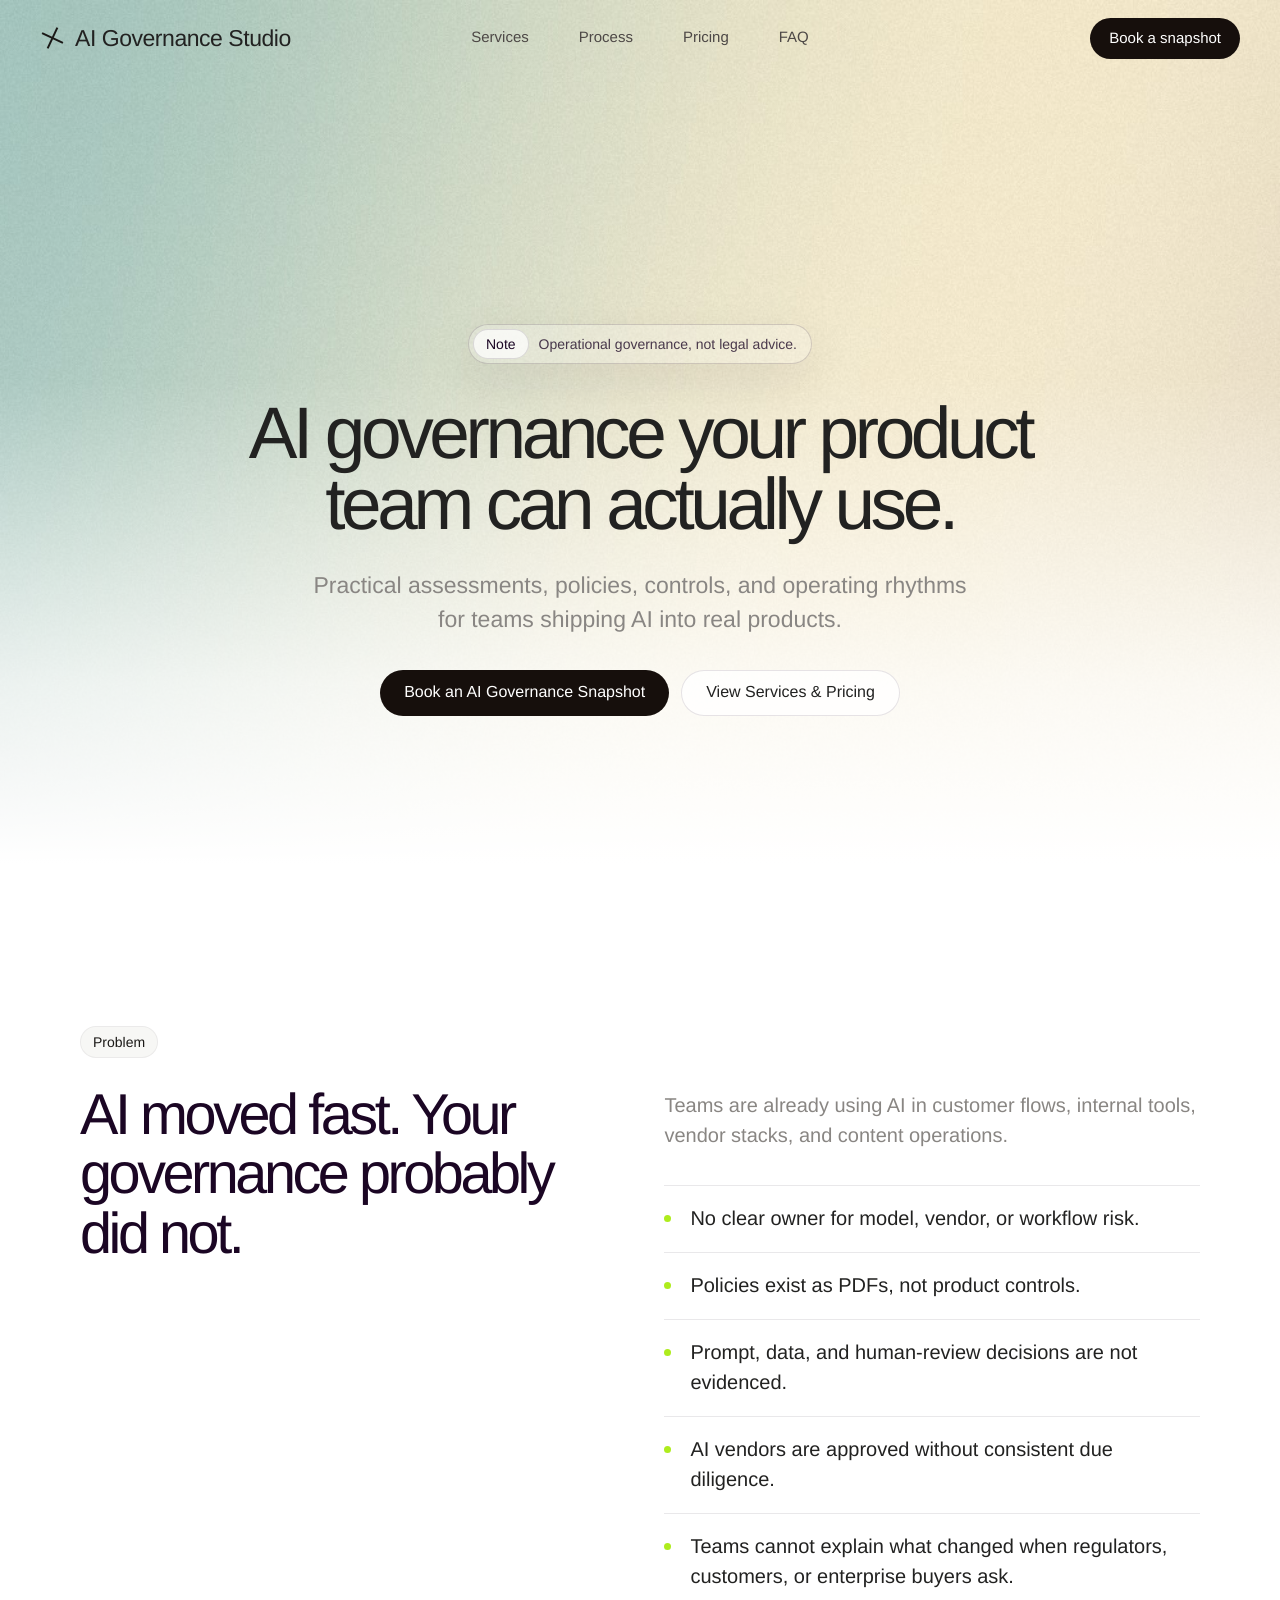
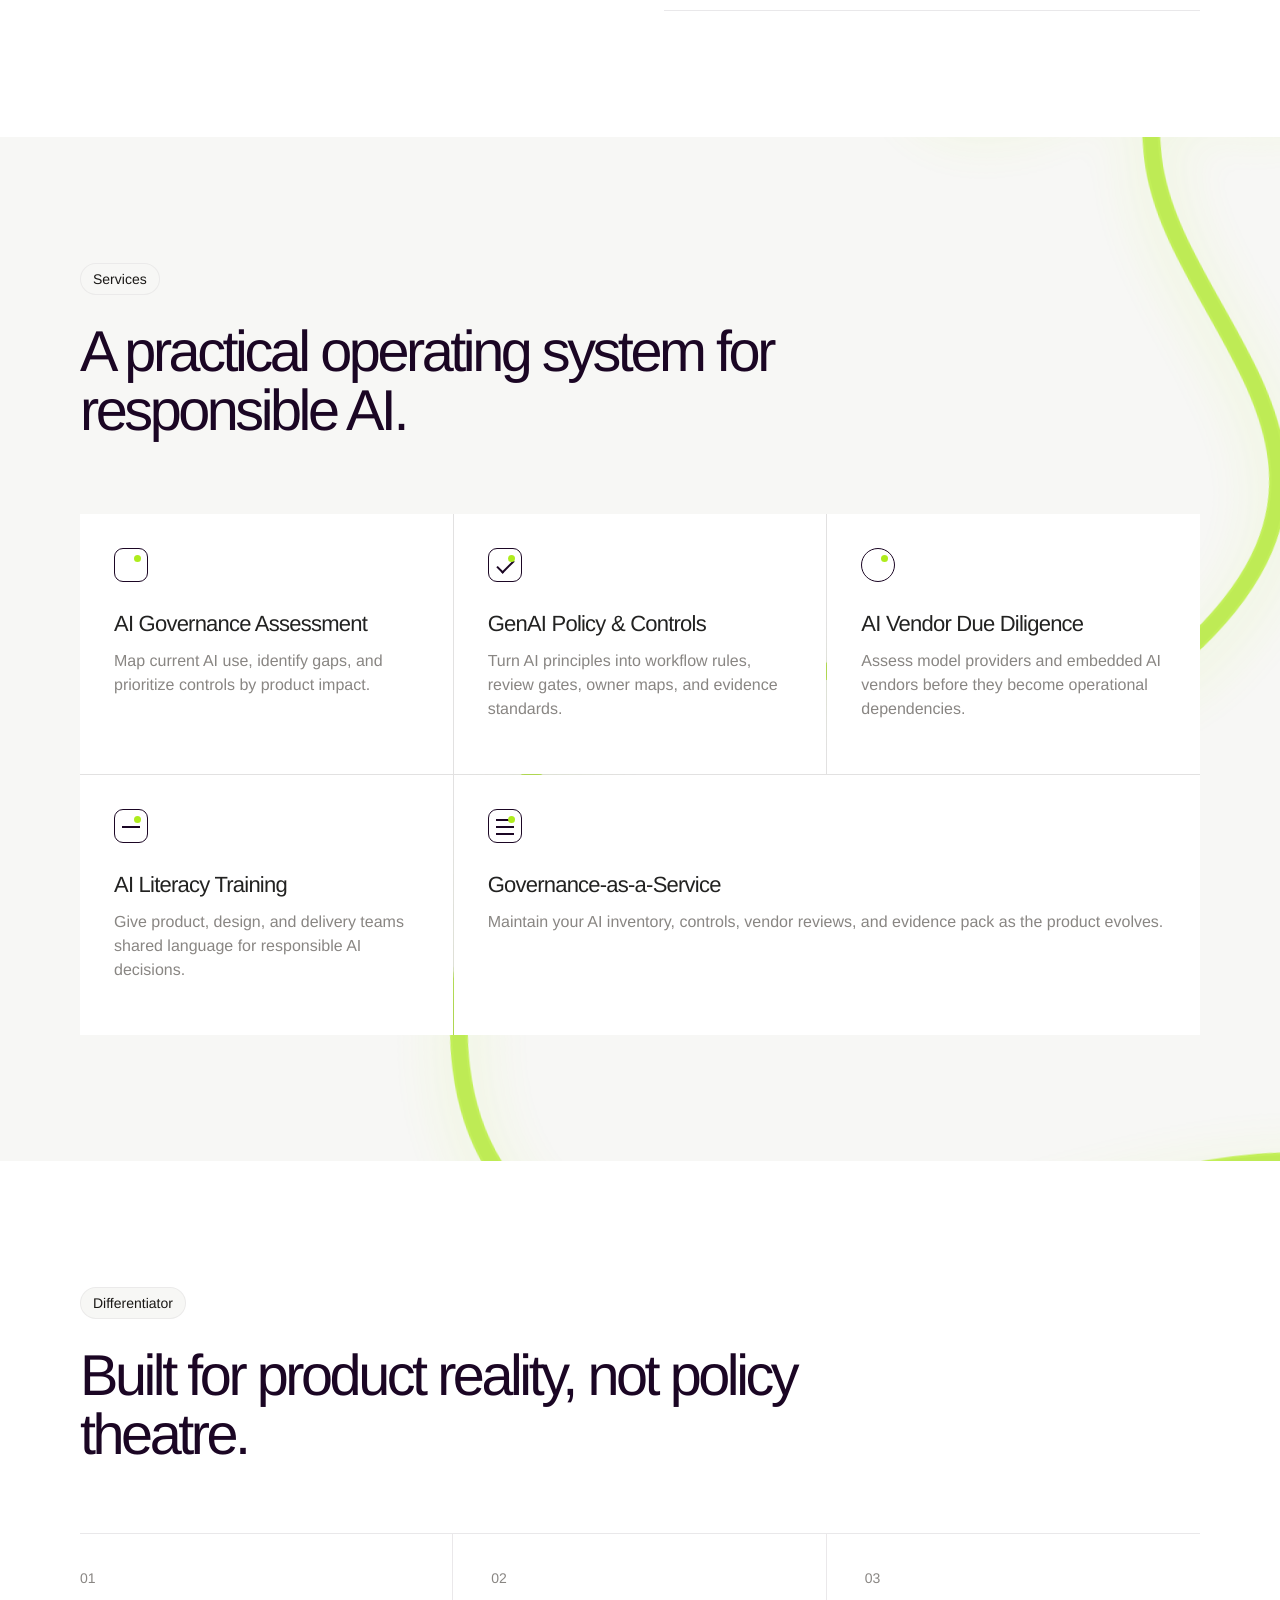
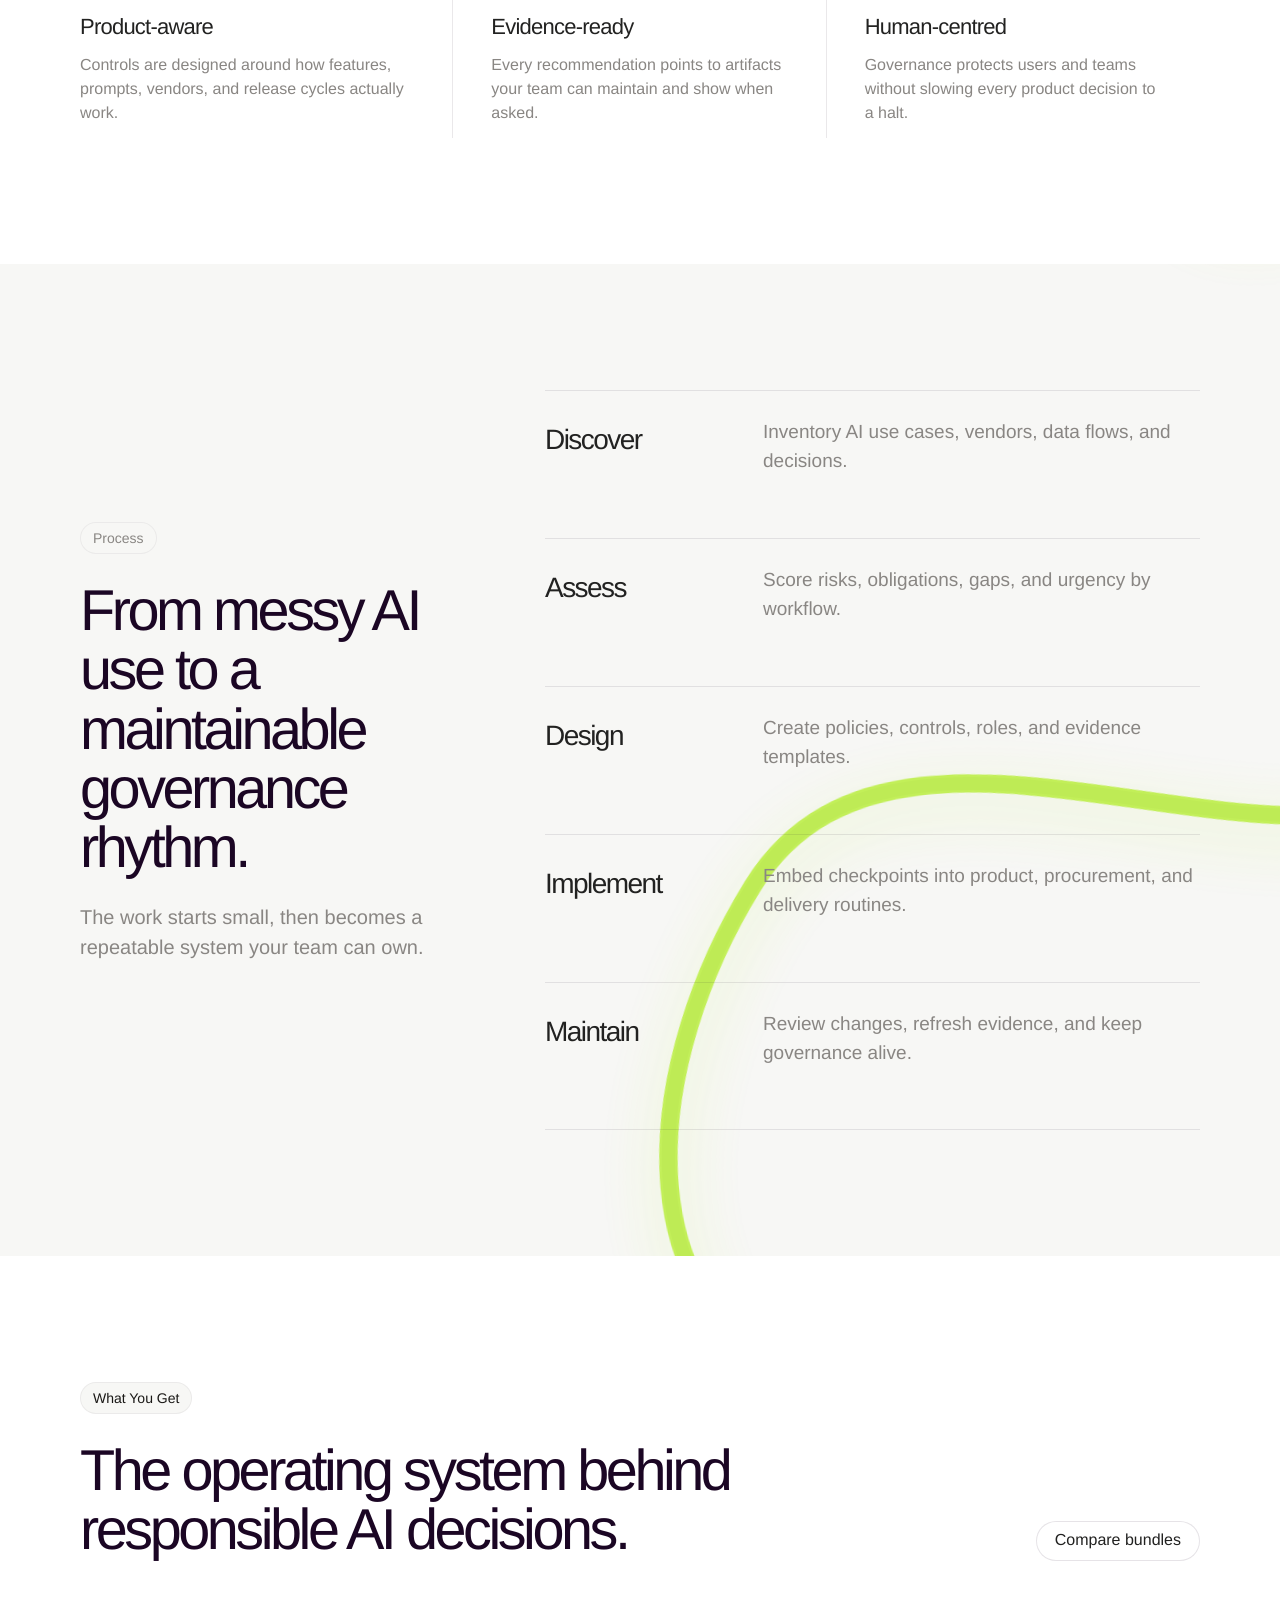
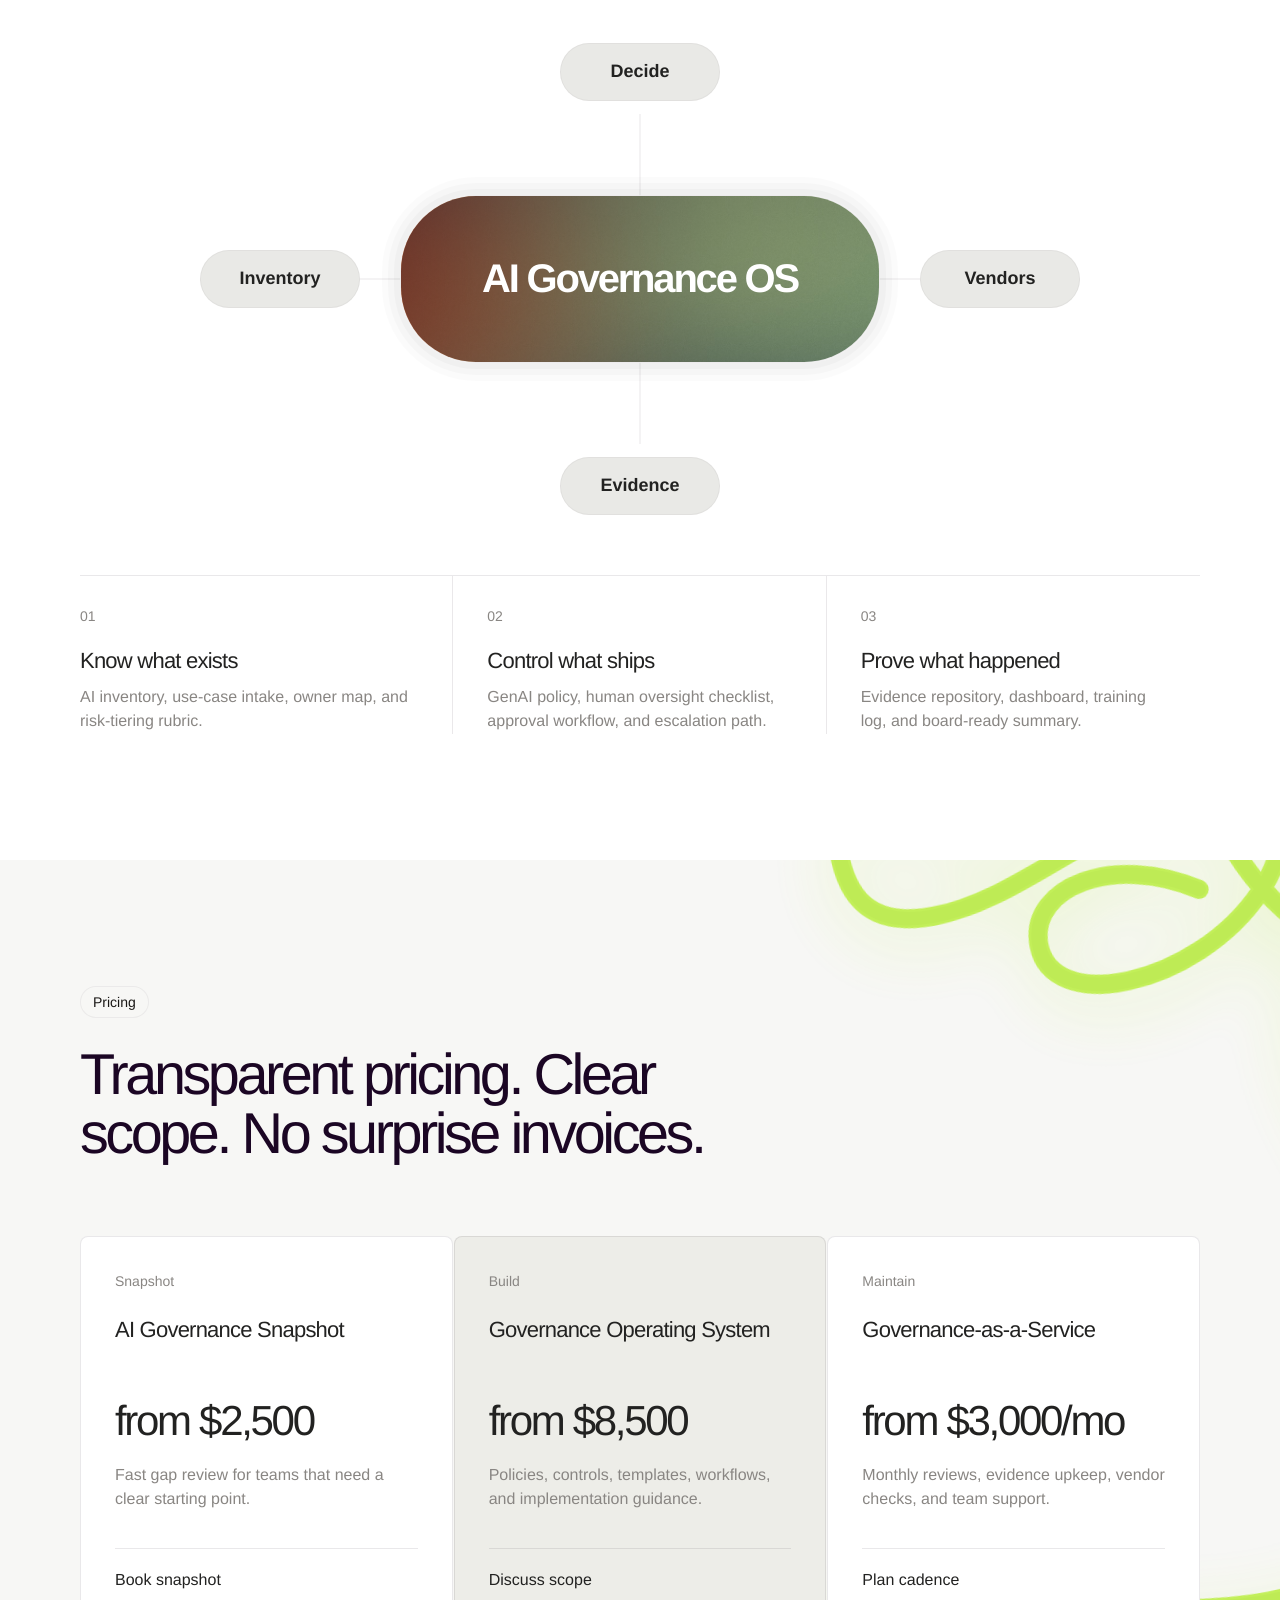
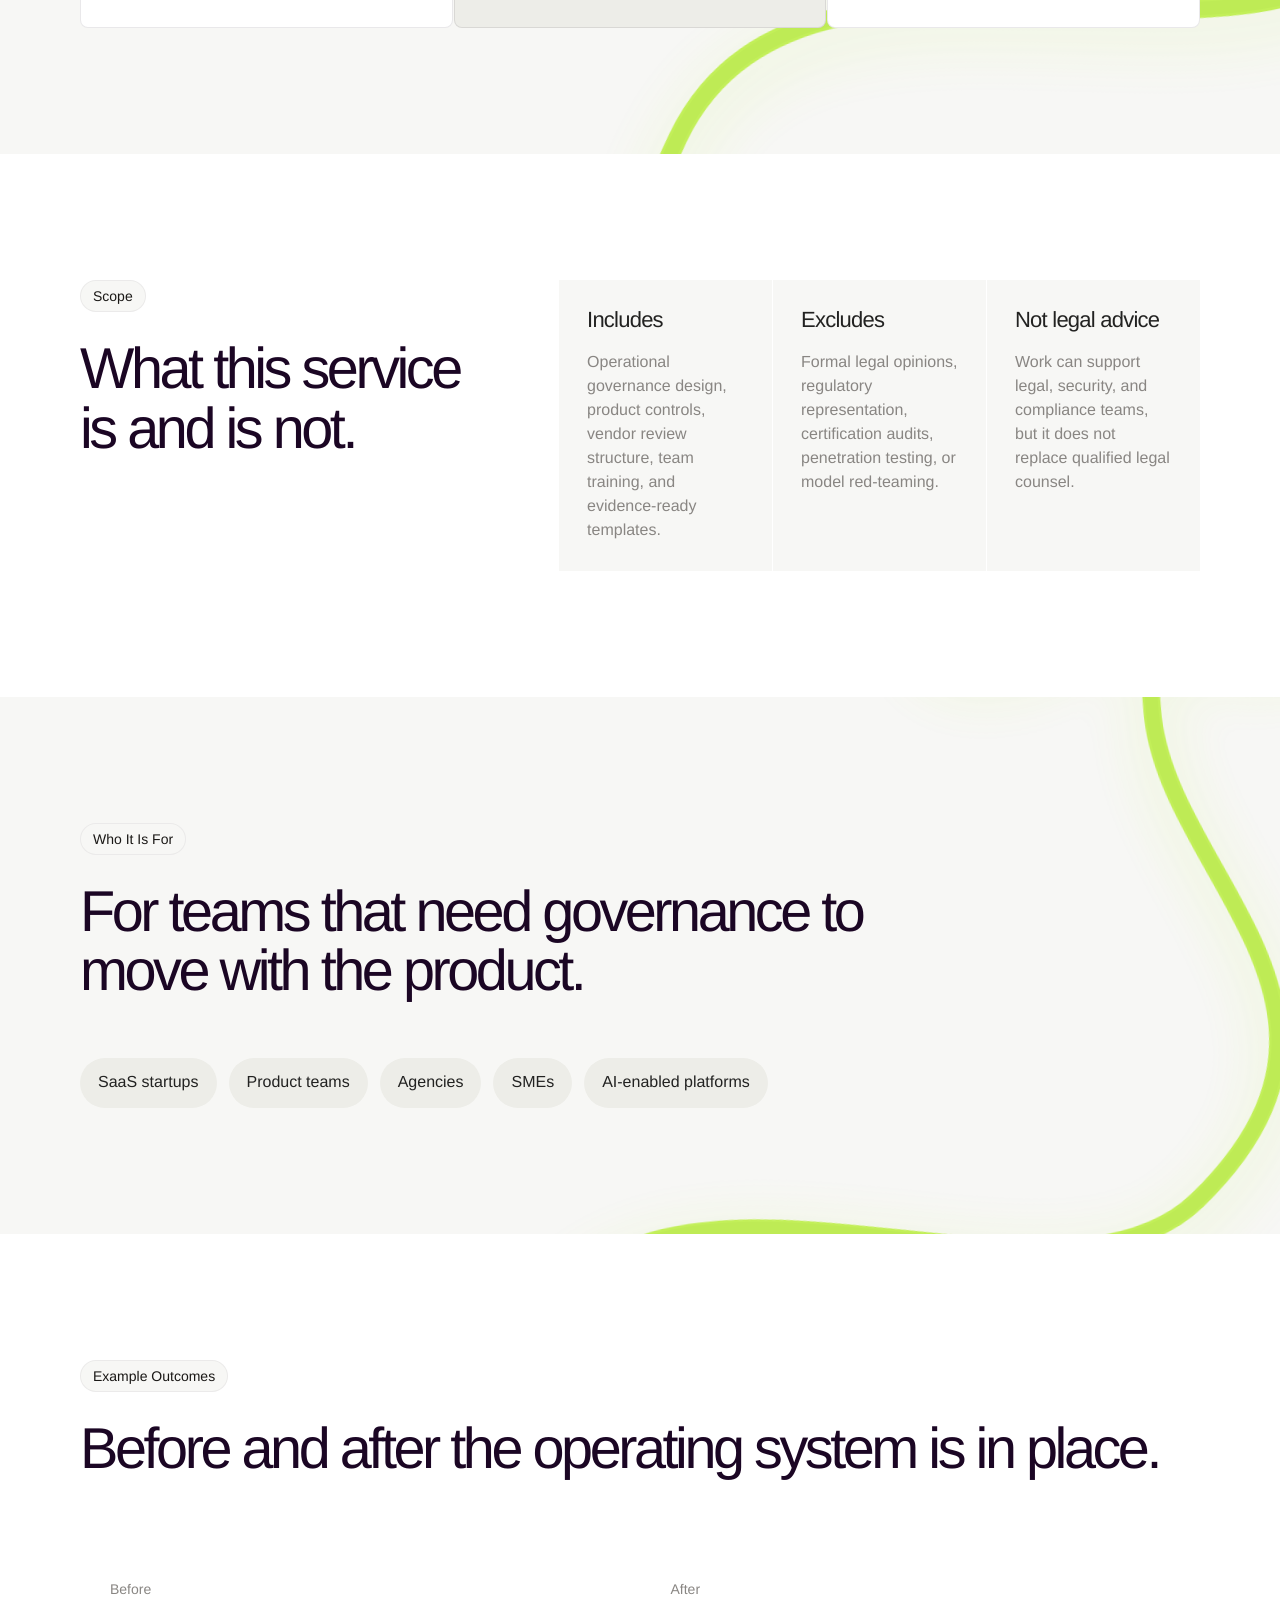
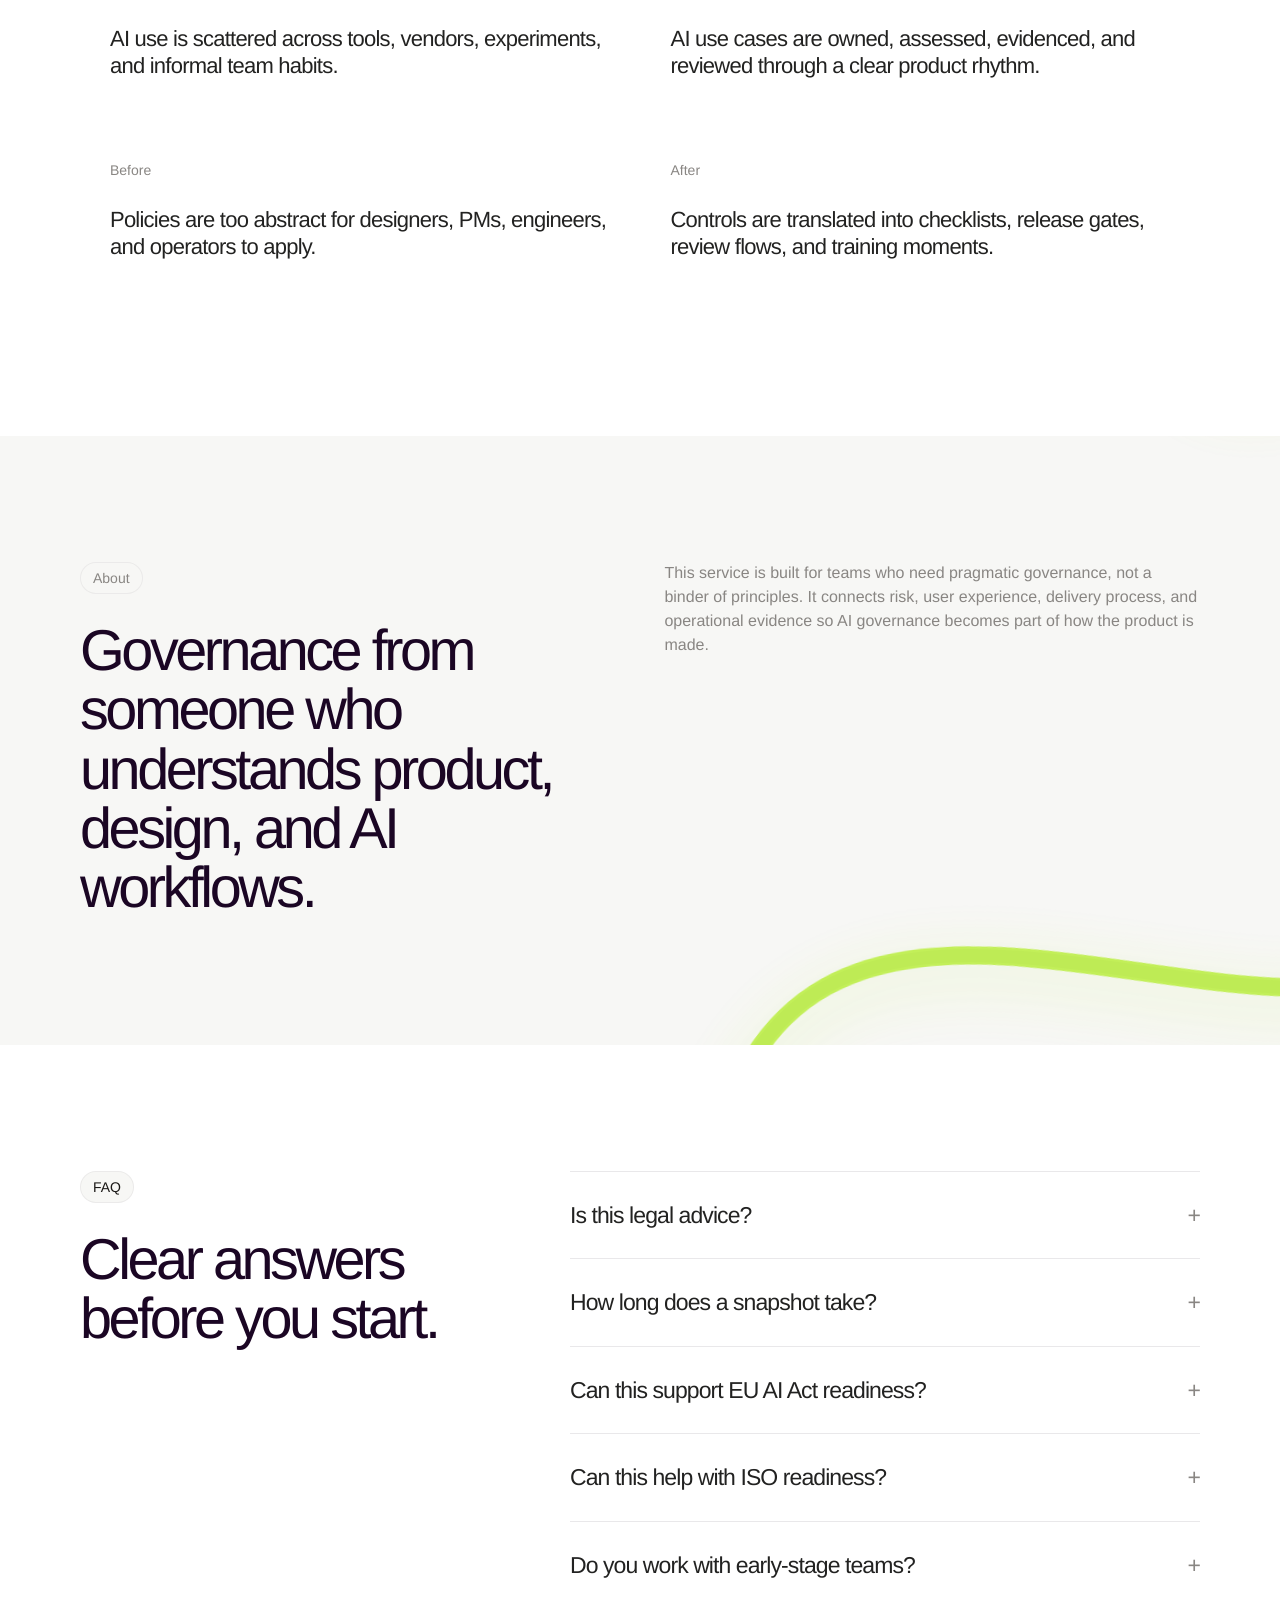
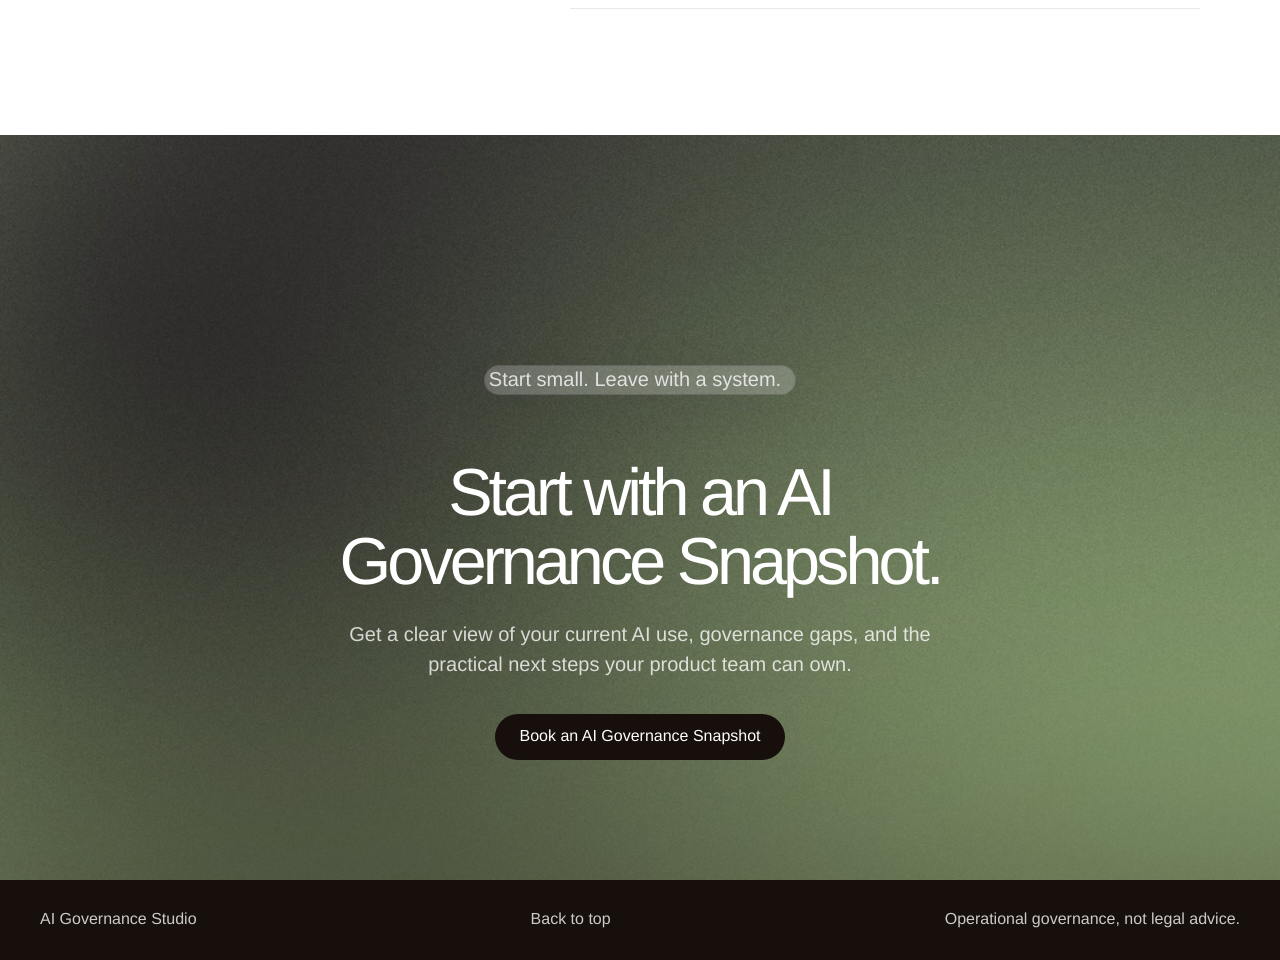
<file: index.html>
<!doctype html>
<html lang="en">
  <head>
    <meta charset="UTF-8" />
    <meta name="viewport" content="width=device-width, initial-scale=1.0" />
    <title>AI Governance Studio</title>
    <meta
      name="description"
      content="Operational AI governance for product teams, startups, agencies, and AI-enabled platforms."
    />
    <link rel="stylesheet" href="styles.css" />
  </head>
  <body>
    <header class="site-header" aria-label="Primary navigation">
      <a class="brand" href="#top" aria-label="AI Governance Studio home">
        <span class="brand-mark" aria-hidden="true"></span>
        <span>AI Governance Studio</span>
      </a>
      <nav class="desktop-nav" aria-label="Sections">
        <a href="#services">Services</a>
        <a href="#process">Process</a>
        <a href="#pricing">Pricing</a>
        <a href="#faq">FAQ</a>
      </nav>
      <a class="nav-cta" href="contact.html">Book a snapshot</a>
      <button class="menu-button" type="button" aria-label="Open menu">
        <span></span>
        <span></span>
      </button>
    </header>

    <main id="top">
      <section class="hero" aria-labelledby="hero-title">
        <div class="hero-image" aria-hidden="true"></div>
        <div class="hero-fade" aria-hidden="true"></div>
        <div class="hero-content reveal">
          <p class="announcement">
            <span class="announcement-label">Note</span>
            <span>Operational governance, not legal advice.</span>
          </p>
          <h1 id="hero-title">AI governance your product team can actually use.</h1>
          <p class="hero-copy">
            Practical assessments, policies, controls, and operating rhythms for teams shipping AI into real products.
          </p>
          <div class="hero-actions" aria-label="Primary actions">
            <a class="button primary" href="contact.html">Book an AI Governance Snapshot</a>
            <a class="button secondary" href="#services">View Services & Pricing</a>
          </div>
        </div>
      </section>

      <section class="section problem reveal" aria-labelledby="problem-title">
        <div class="section-inner two-column">
          <div>
            <p class="eyebrow">Problem</p>
            <h2 id="problem-title">AI moved fast. Your governance probably did not.</h2>
          </div>
          <div class="risk-list">
            <p>Teams are already using AI in customer flows, internal tools, vendor stacks, and content operations.</p>
            <ul>
              <li>No clear owner for model, vendor, or workflow risk.</li>
              <li>Policies exist as PDFs, not product controls.</li>
              <li>Prompt, data, and human-review decisions are not evidenced.</li>
              <li>AI vendors are approved without consistent due diligence.</li>
              <li>Teams cannot explain what changed when regulators, customers, or enterprise buyers ask.</li>
            </ul>
          </div>
        </div>
      </section>

      <section class="section services" id="services" aria-labelledby="services-title">
        <div class="section-inner">
          <div class="section-heading reveal">
            <p class="eyebrow">Services</p>
            <h2 id="services-title">A practical operating system for responsible AI.</h2>
          </div>
          <div class="service-grid">
            <article class="service-card reveal">
              <span class="line-icon" aria-hidden="true"></span>
              <h3>AI Governance Assessment</h3>
              <p>Map current AI use, identify gaps, and prioritize controls by product impact.</p>
            </article>
            <article class="service-card reveal">
              <span class="line-icon check" aria-hidden="true"></span>
              <h3>GenAI Policy & Controls</h3>
              <p>Turn AI principles into workflow rules, review gates, owner maps, and evidence standards.</p>
            </article>
            <article class="service-card reveal">
              <span class="line-icon vendor" aria-hidden="true"></span>
              <h3>AI Vendor Due Diligence</h3>
              <p>Assess model providers and embedded AI vendors before they become operational dependencies.</p>
            </article>
            <article class="service-card reveal">
              <span class="line-icon learn" aria-hidden="true"></span>
              <h3>AI Literacy Training</h3>
              <p>Give product, design, and delivery teams shared language for responsible AI decisions.</p>
            </article>
            <article class="service-card reveal wide">
              <span class="line-icon maintain" aria-hidden="true"></span>
              <h3>Governance-as-a-Service</h3>
              <p>Maintain your AI inventory, controls, vendor reviews, and evidence pack as the product evolves.</p>
            </article>
          </div>
        </div>
      </section>

      <section class="section differentiator reveal" aria-labelledby="difference-title">
        <div class="section-inner">
          <p class="eyebrow">Differentiator</p>
          <h2 id="difference-title">Built for product reality, not policy theatre.</h2>
          <div class="pillar-row">
            <div>
              <span>01</span>
              <h3>Product-aware</h3>
              <p>Controls are designed around how features, prompts, vendors, and release cycles actually work.</p>
            </div>
            <div>
              <span>02</span>
              <h3>Evidence-ready</h3>
              <p>Every recommendation points to artifacts your team can maintain and show when asked.</p>
            </div>
            <div>
              <span>03</span>
              <h3>Human-centred</h3>
              <p>Governance protects users and teams without slowing every product decision to a halt.</p>
            </div>
          </div>
        </div>
      </section>

      <section class="section process stroke-section" id="process" aria-labelledby="process-title">
        <svg
          class="scroll-stroke"
          width="1278"
          height="2319"
          viewBox="0 0 1278 2319"
          fill="none"
          overflow="visible"
          xmlns="http://www.w3.org/2000/svg"
          aria-hidden="true"
        >
          <path
            class="scroll-stroke-track"
            d="M876.605 394.131C788.982 335.917 696.198 358.139 691.836 416.303C685.453 501.424 853.722 498.43 941.95 409.714C1016.1 335.156 1008.64 186.907 906.167 142.846C807.014 100.212 712.699 198.494 789.049 245.127C889.053 306.207 986.062 116.979 840.548 43.3233C743.932 -5.58141 678.027 57.1682 672.279 112.188C666.53 167.208 712.538 172.943 736.353 163.088C760.167 153.234 764.14 120.924 746.651 93.3868C717.461 47.4252 638.894 77.8642 601.018 116.979C568.164 150.908 557 201.079 576.467 246.924C593.342 286.664 630.24 310.55 671.68 302.614C756.114 286.446 729.747 206.546 681.86 186.442C630.54 164.898 492 209.318 495.026 287.644C496.837 334.494 518.402 366.466 582.455 367.287C680.013 368.538 771.538 299.456 898.634 292.434C1007.02 286.446 1192.67 309.384 1242.36 382.258C1266.99 418.39 1273.65 443.108 1247.75 474.477C1217.32 511.33 1149.4 511.259 1096.84 466.093C1044.29 420.928 1029.14 380.576 1033.97 324.172C1038.31 273.428 1069.55 228.986 1117.2 216.384C1152.2 207.128 1188.29 213.629 1194.45 245.127C1201.49 281.062 1132.22 280.104 1100.44 272.673C1065.32 264.464 1044.22 234.837 1032.77 201.413C1019.29 162.061 1029.71 131.126 1056.44 100.965C1086.19 67.4032 1143.96 54.5526 1175.78 86.1513C1207.02 117.17 1186.81 143.379 1156.22 166.691C1112.57 199.959 1052.57 186.238 999.784 155.164C957.312 130.164 899.171 63.7054 931.284 26.3214C952.068 2.12513 996.288 3.87363 1007.22 43.58C1018.15 83.2749 1003.56 122.644 975.969 163.376C948.377 204.107 907.272 255.122 913.558 321.045C919.727 385.734 990.968 497.068 1063.84 503.35C1111.46 507.456 1166.79 511.984 1175.68 464.527C1191.52 379.956 1101.26 334.985 1030.29 377.017C971.109 412.064 956.297 483.647 953.797 561.655C947.587 755.413 1197.56 941.828 936.039 1140.66C745.771 1285.32 321.926 950.737 134.536 1202.19C-6.68295 1391.68 -53.4837 1655.38 131.935 1760.5C478.381 1956.91 1124.19 1515 1201.28 1997.83C1273.66 2451.23 100.805 1864.7 303.794 2668.89"
            pathLength="1"
          />
          <path
            class="scroll-stroke-progress"
            data-scroll-path
            d="M876.605 394.131C788.982 335.917 696.198 358.139 691.836 416.303C685.453 501.424 853.722 498.43 941.95 409.714C1016.1 335.156 1008.64 186.907 906.167 142.846C807.014 100.212 712.699 198.494 789.049 245.127C889.053 306.207 986.062 116.979 840.548 43.3233C743.932 -5.58141 678.027 57.1682 672.279 112.188C666.53 167.208 712.538 172.943 736.353 163.088C760.167 153.234 764.14 120.924 746.651 93.3868C717.461 47.4252 638.894 77.8642 601.018 116.979C568.164 150.908 557 201.079 576.467 246.924C593.342 286.664 630.24 310.55 671.68 302.614C756.114 286.446 729.747 206.546 681.86 186.442C630.54 164.898 492 209.318 495.026 287.644C496.837 334.494 518.402 366.466 582.455 367.287C680.013 368.538 771.538 299.456 898.634 292.434C1007.02 286.446 1192.67 309.384 1242.36 382.258C1266.99 418.39 1273.65 443.108 1247.75 474.477C1217.32 511.33 1149.4 511.259 1096.84 466.093C1044.29 420.928 1029.14 380.576 1033.97 324.172C1038.31 273.428 1069.55 228.986 1117.2 216.384C1152.2 207.128 1188.29 213.629 1194.45 245.127C1201.49 281.062 1132.22 280.104 1100.44 272.673C1065.32 264.464 1044.22 234.837 1032.77 201.413C1019.29 162.061 1029.71 131.126 1056.44 100.965C1086.19 67.4032 1143.96 54.5526 1175.78 86.1513C1207.02 117.17 1186.81 143.379 1156.22 166.691C1112.57 199.959 1052.57 186.238 999.784 155.164C957.312 130.164 899.171 63.7054 931.284 26.3214C952.068 2.12513 996.288 3.87363 1007.22 43.58C1018.15 83.2749 1003.56 122.644 975.969 163.376C948.377 204.107 907.272 255.122 913.558 321.045C919.727 385.734 990.968 497.068 1063.84 503.35C1111.46 507.456 1166.79 511.984 1175.68 464.527C1191.52 379.956 1101.26 334.985 1030.29 377.017C971.109 412.064 956.297 483.647 953.797 561.655C947.587 755.413 1197.56 941.828 936.039 1140.66C745.771 1285.32 321.926 950.737 134.536 1202.19C-6.68295 1391.68 -53.4837 1655.38 131.935 1760.5C478.381 1956.91 1124.19 1515 1201.28 1997.83C1273.66 2451.23 100.805 1864.7 303.794 2668.89"
            pathLength="1"
          />
        </svg>
        <div class="section-inner process-layout">
          <div class="process-copy reveal">
            <p class="eyebrow">Process</p>
            <h2 id="process-title">From messy AI use to a maintainable governance rhythm.</h2>
            <p>
              The work starts small, then becomes a repeatable system your team can own.
            </p>
          </div>
          <ol class="process-steps" aria-label="Governance process">
            <li class="reveal"><span>Discover</span><p>Inventory AI use cases, vendors, data flows, and decisions.</p></li>
            <li class="reveal"><span>Assess</span><p>Score risks, obligations, gaps, and urgency by workflow.</p></li>
            <li class="reveal"><span>Design</span><p>Create policies, controls, roles, and evidence templates.</p></li>
            <li class="reveal"><span>Implement</span><p>Embed checkpoints into product, procurement, and delivery routines.</p></li>
            <li class="reveal"><span>Maintain</span><p>Review changes, refresh evidence, and keep governance alive.</p></li>
          </ol>
        </div>
      </section>

      <section class="section deliverables reveal" aria-labelledby="deliverables-title">
        <div class="section-inner">
          <div class="section-heading deliverables-heading">
            <div>
              <p class="eyebrow">What You Get</p>
              <h2 id="deliverables-title">The operating system behind responsible AI decisions.</h2>
            </div>
            <a class="button secondary compact" href="#pricing">Compare bundles</a>
          </div>

          <div class="deliverable-map" aria-label="AI governance operating system deliverables">
            <div class="map-node map-node-top">Decide</div>
            <div class="map-node map-node-left">Inventory</div>
            <div class="map-node map-node-right">Vendors</div>
            <div class="map-node map-node-bottom">Evidence</div>

            <div class="map-core">
              <div class="map-core-image" aria-hidden="true"></div>
              <p>AI Governance OS</p>
            </div>
          </div>

          <div class="artifact-strip" aria-label="Included artifacts">
            <article>
              <span>01</span>
              <h3>Know what exists</h3>
              <p>AI inventory, use-case intake, owner map, and risk-tiering rubric.</p>
            </article>
            <article>
              <span>02</span>
              <h3>Control what ships</h3>
              <p>GenAI policy, human oversight checklist, approval workflow, and escalation path.</p>
            </article>
            <article>
              <span>03</span>
              <h3>Prove what happened</h3>
              <p>Evidence repository, dashboard, training log, and board-ready summary.</p>
            </article>
          </div>
        </div>
      </section>

      <section class="section pricing" id="pricing" aria-labelledby="pricing-title">
        <div class="section-inner">
          <div class="section-heading reveal">
            <p class="eyebrow">Pricing</p>
            <h2 id="pricing-title">Transparent pricing. Clear scope. No surprise invoices.</h2>
          </div>
          <div class="pricing-grid">
            <article class="price-card reveal">
              <p class="price-label">Snapshot</p>
              <h3>AI Governance Snapshot</h3>
              <p class="price">from $2,500</p>
              <p>Fast gap review for teams that need a clear starting point.</p>
              <a href="contact.html">Book snapshot</a>
            </article>
            <article class="price-card featured reveal">
              <p class="price-label">Build</p>
              <h3>Governance Operating System</h3>
              <p class="price">from $8,500</p>
              <p>Policies, controls, templates, workflows, and implementation guidance.</p>
              <a href="contact.html">Discuss scope</a>
            </article>
            <article class="price-card reveal">
              <p class="price-label">Maintain</p>
              <h3>Governance-as-a-Service</h3>
              <p class="price">from $3,000/mo</p>
              <p>Monthly reviews, evidence upkeep, vendor checks, and team support.</p>
              <a href="contact.html">Plan cadence</a>
            </article>
          </div>
        </div>
      </section>

      <section class="section scope reveal" aria-labelledby="scope-title">
        <div class="section-inner scope-layout">
          <div>
            <p class="eyebrow">Scope</p>
            <h2 id="scope-title">What this service is and is not.</h2>
          </div>
          <div class="scope-columns">
            <div>
              <h3>Includes</h3>
              <p>Operational governance design, product controls, vendor review structure, team training, and evidence-ready templates.</p>
            </div>
            <div>
              <h3>Excludes</h3>
              <p>Formal legal opinions, regulatory representation, certification audits, penetration testing, or model red-teaming.</p>
            </div>
            <div>
              <h3>Not legal advice</h3>
              <p>Work can support legal, security, and compliance teams, but it does not replace qualified legal counsel.</p>
            </div>
          </div>
        </div>
      </section>

      <section class="section audience reveal" aria-labelledby="audience-title">
        <div class="section-inner">
          <p class="eyebrow">Who It Is For</p>
          <h2 id="audience-title">For teams that need governance to move with the product.</h2>
          <div class="audience-strip">
            <span>SaaS startups</span>
            <span>Product teams</span>
            <span>Agencies</span>
            <span>SMEs</span>
            <span>AI-enabled platforms</span>
          </div>
        </div>
      </section>

      <section class="section outcomes reveal" aria-labelledby="outcomes-title">
        <div class="section-inner">
          <p class="eyebrow">Example Outcomes</p>
          <h2 id="outcomes-title">Before and after the operating system is in place.</h2>
          <div class="before-after">
            <div>
              <span>Before</span>
              <p>AI use is scattered across tools, vendors, experiments, and informal team habits.</p>
            </div>
            <div>
              <span>After</span>
              <p>AI use cases are owned, assessed, evidenced, and reviewed through a clear product rhythm.</p>
            </div>
            <div>
              <span>Before</span>
              <p>Policies are too abstract for designers, PMs, engineers, and operators to apply.</p>
            </div>
            <div>
              <span>After</span>
              <p>Controls are translated into checklists, release gates, review flows, and training moments.</p>
            </div>
          </div>
        </div>
      </section>

      <section class="section about reveal" aria-labelledby="about-title">
        <div class="section-inner two-column">
          <div>
            <p class="eyebrow">About</p>
            <h2 id="about-title">Governance from someone who understands product, design, and AI workflows.</h2>
          </div>
          <p>
            This service is built for teams who need pragmatic governance, not a binder of principles. It connects risk, user experience, delivery process, and operational evidence so AI governance becomes part of how the product is made.
          </p>
        </div>
      </section>

      <section class="section faq" id="faq" aria-labelledby="faq-title">
        <div class="section-inner faq-layout">
          <div class="reveal">
            <p class="eyebrow">FAQ</p>
            <h2 id="faq-title">Clear answers before you start.</h2>
          </div>
          <div class="faq-list">
            <details class="reveal">
              <summary>Is this legal advice?</summary>
              <p>No. It is operational governance support. It can help legal teams move faster, but it does not replace legal counsel.</p>
            </details>
            <details class="reveal">
              <summary>How long does a snapshot take?</summary>
              <p>Most snapshots take 1-2 weeks depending on access to product, vendor, and workflow information.</p>
            </details>
            <details class="reveal">
              <summary>Can this support EU AI Act readiness?</summary>
              <p>Yes, by organizing use cases, evidence, risk ownership, literacy, and governance controls. Formal legal interpretation should sit with counsel.</p>
            </details>
            <details class="reveal">
              <summary>Can this help with ISO readiness?</summary>
              <p>It can prepare operational materials and governance discipline that support readiness, but certification work should be handled by the relevant audit specialists.</p>
            </details>
            <details class="reveal">
              <summary>Do you work with early-stage teams?</summary>
              <p>Yes. The system scales from lightweight startup governance to more formal enterprise-facing evidence packs.</p>
            </details>
          </div>
        </div>
      </section>

      <section class="final-cta" id="snapshot" aria-labelledby="snapshot-title">
        <div class="footer-image" aria-hidden="true"></div>
        <div class="final-content reveal">
          <p class="announcement">Start small. Leave with a system.</p>
          <h2 id="snapshot-title">Start with an AI Governance Snapshot.</h2>
          <p>Get a clear view of your current AI use, governance gaps, and the practical next steps your product team can own.</p>
          <a class="button primary" href="contact.html">Book an AI Governance Snapshot</a>
        </div>
      </section>
    </main>

    <footer class="site-footer">
      <span>AI Governance Studio</span>
      <a href="#top">Back to top</a>
      <span>Operational governance, not legal advice.</span>
    </footer>

    <script src="script.js"></script>
  </body>
</html>
</file>
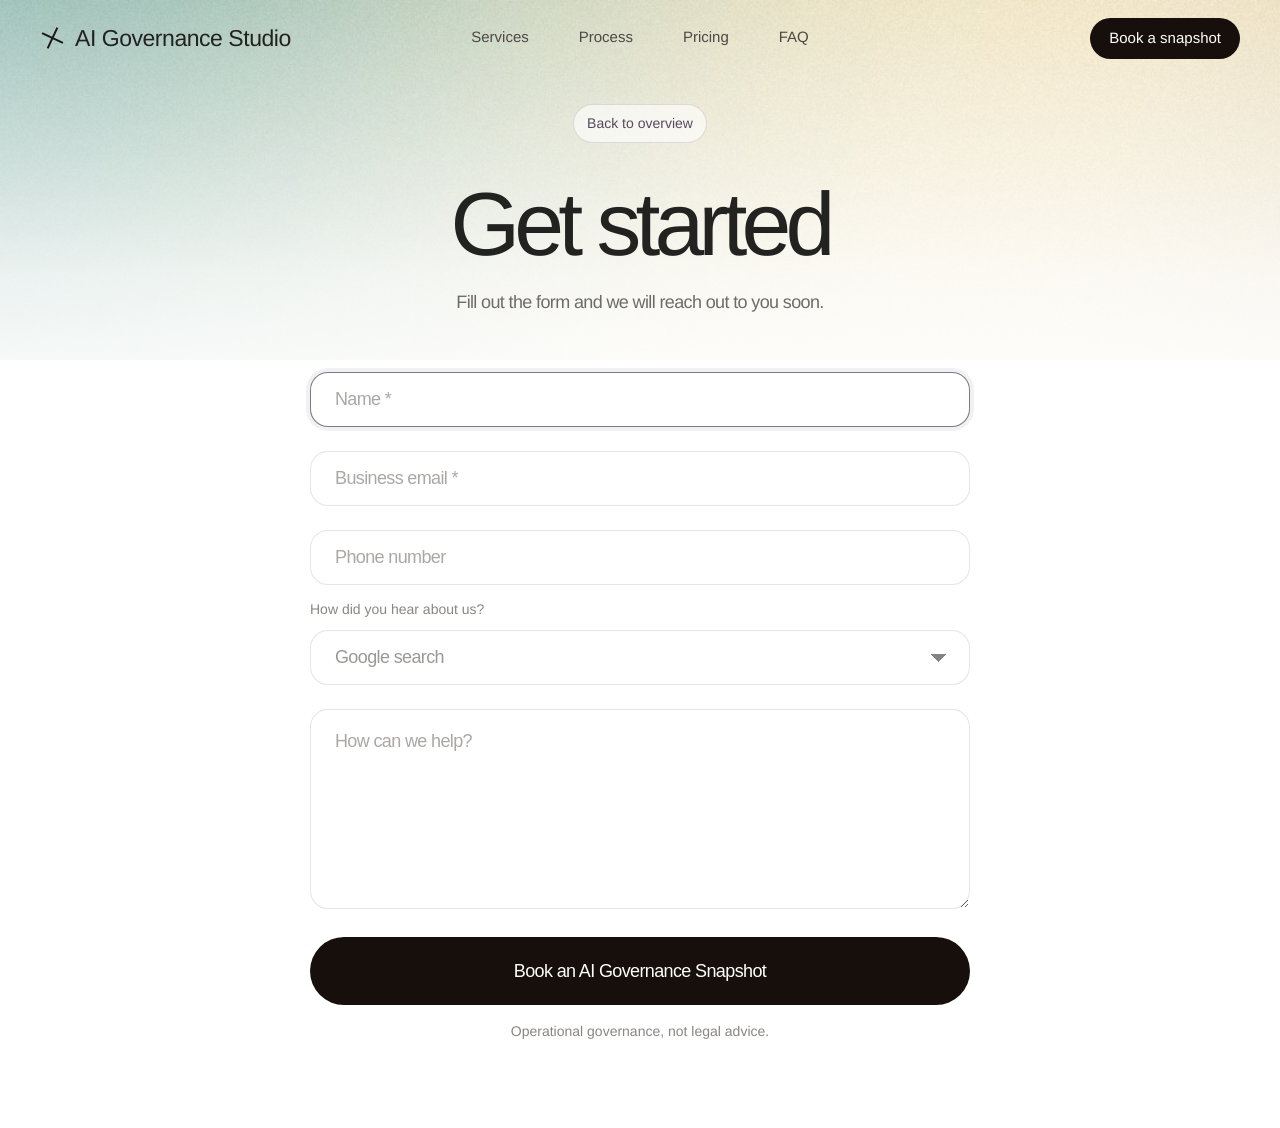
<file: contact.html>
<!doctype html>
<html lang="en">
  <head>
    <meta charset="UTF-8" />
    <meta name="viewport" content="width=device-width, initial-scale=1.0" />
    <title>Book an AI Governance Snapshot</title>
    <meta
      name="description"
      content="Book an AI Governance Snapshot for your product team."
    />
    <link rel="stylesheet" href="styles.css" />
  </head>
  <body class="contact-page">
    <header class="site-header" aria-label="Primary navigation">
      <a class="brand" href="index.html" aria-label="AI Governance Studio home">
        <span class="brand-mark" aria-hidden="true"></span>
        <span>AI Governance Studio</span>
      </a>
      <nav class="desktop-nav" aria-label="Sections">
        <a href="index.html#services">Services</a>
        <a href="index.html#process">Process</a>
        <a href="index.html#pricing">Pricing</a>
        <a href="index.html#faq">FAQ</a>
      </nav>
      <a class="nav-cta" href="contact.html">Book a snapshot</a>
      <button class="menu-button" type="button" aria-label="Open menu">
        <span></span>
        <span></span>
      </button>
    </header>

    <main>
      <section class="contact-hero" aria-labelledby="contact-title">
        <div class="contact-bg" aria-hidden="true"></div>
        <div class="contact-fade" aria-hidden="true"></div>
        <div class="contact-shell reveal">
          <a class="back-link" href="index.html">Back to overview</a>
          <h1 id="contact-title">Get started</h1>
          <p class="contact-subtitle">Fill out the form and we will reach out to you soon.</p>

          <form class="contact-form" action="mailto:hello@example.com" method="post" enctype="text/plain">
            <label>
              <span>Name *</span>
              <input name="name" type="text" placeholder="Name *" required autofocus />
            </label>

            <label>
              <span>Business email *</span>
              <input name="email" type="email" placeholder="Business email *" required />
            </label>

            <label>
              <span>Phone number</span>
              <input name="phone" type="tel" placeholder="Phone number" />
            </label>

            <label class="select-label">
              <span>How did you hear about us?</span>
              <select name="source">
                <option>Google search</option>
                <option>LinkedIn</option>
                <option>Referral</option>
                <option>Event or community</option>
                <option>Other</option>
              </select>
            </label>

            <label>
              <span>How can we help?</span>
              <textarea name="message" placeholder="How can we help?"></textarea>
            </label>

            <button class="form-submit" type="submit">Book an AI Governance Snapshot</button>
            <p class="form-note">Operational governance, not legal advice.</p>
          </form>
        </div>
      </section>
    </main>

    <script src="script.js"></script>
  </body>
</html>
</file>
<file: styles.css>
:root {
  --ink: #222221;
  --ink-deep: #1a1816;
  --plum: #1b0624;
  --muted: #898683;
  --soft: #f7f7f5;
  --surface: #edede8;
  --line: rgba(45, 32, 50, 0.1);
  --cta: #160f0c;
  --accent: #aeec1d;
  --max: 1120px;
}

* {
  box-sizing: border-box;
}

html {
  scroll-behavior: smooth;
}

body {
  margin: 0;
  background: #fff;
  color: var(--ink);
  font-family: Inter, "Helvetica Neue", Arial, sans-serif;
  font-size: 16px;
  line-height: 1.5;
  text-rendering: geometricPrecision;
}

a {
  color: inherit;
  text-decoration: none;
}

.site-header {
  align-items: center;
  display: grid;
  grid-template-columns: 1fr auto 1fr;
  height: 76px;
  left: 0;
  padding: 0 40px;
  position: fixed;
  right: 0;
  top: 0;
  z-index: 20;
}

.brand,
.desktop-nav,
.nav-cta {
  animation: headerIn 700ms ease both;
}

.brand {
  align-items: center;
  display: inline-flex;
  font-size: 23px;
  gap: 10px;
  letter-spacing: -0.02em;
  width: max-content;
}

.brand-mark {
  display: inline-block;
  height: 25px;
  position: relative;
  width: 25px;
}

.brand-mark::before,
.brand-mark::after {
  background: var(--ink-deep);
  content: "";
  height: 2px;
  left: 1px;
  position: absolute;
  top: 11px;
  transform: rotate(25deg);
  width: 23px;
}

.brand-mark::after {
  transform: rotate(115deg);
}

.desktop-nav {
  align-items: center;
  display: flex;
  gap: 18px;
  justify-self: center;
}

.desktop-nav a {
  border-radius: 999px;
  color: #4d4846;
  font-size: 15px;
  padding: 8px 16px;
  transition: background 180ms ease, color 180ms ease;
}

.desktop-nav a:hover {
  background: rgba(255, 255, 255, 0.58);
  color: var(--ink);
}

.nav-cta,
.button {
  align-items: center;
  border-radius: 999px;
  display: inline-flex;
  font-weight: 520;
  justify-content: center;
  line-height: 1;
  transition: transform 180ms ease, background 180ms ease, border-color 180ms ease;
  white-space: nowrap;
}

.nav-cta {
  background: var(--cta);
  color: #fff;
  font-size: 15px;
  justify-self: end;
  padding: 13px 19px;
}

.button {
  min-height: 46px;
  padding: 0 24px;
}

.button.compact {
  min-height: 40px;
  padding: 0 18px;
}

.button:hover,
.nav-cta:hover {
  transform: translateY(-2px);
}

.primary {
  background: var(--cta);
  color: #fff;
}

.secondary {
  background: rgba(255, 255, 255, 0.78);
  border: 1px solid rgba(27, 6, 36, 0.11);
  color: var(--ink);
}

.menu-button {
  background: transparent;
  border: 0;
  display: none;
  height: 36px;
  justify-self: end;
  padding: 0;
  width: 36px;
}

.menu-button span {
  background: var(--ink);
  display: block;
  height: 1.5px;
  margin: 7px 5px;
}

.hero {
  min-height: 100svh;
  overflow: hidden;
  position: relative;
}

.hero-image,
.footer-image {
  background-image: url("assets/hero-gradient.jpeg");
  background-position: center top;
  background-size: cover;
  inset: 0;
  position: absolute;
}

.hero-image {
  animation: slowLift 24s ease-in-out infinite alternate;
}

.hero-fade {
  background: linear-gradient(
    to bottom,
    rgba(255, 255, 255, 0) 0%,
    rgba(255, 255, 255, 0.08) 42%,
    rgba(255, 255, 255, 0.78) 76%,
    #fff 96%
  );
  inset: 0;
  position: absolute;
}

.hero-content {
  margin: 0 auto;
  max-width: 860px;
  padding: clamp(300px, 36svh, 480px) 24px 92px;
  position: relative;
  text-align: center;
  z-index: 1;
}

.announcement,
.eyebrow {
  border-radius: 999px;
  display: inline-flex;
  font-size: 14px;
  line-height: 1;
}

.announcement {
  align-items: center;
  background: rgba(255, 255, 255, 0.22);
  border: 1px solid rgba(27, 6, 36, 0.16);
  box-shadow: 0 16px 48px rgba(27, 6, 36, 0.08);
  color: rgba(27, 6, 36, 0.78);
  gap: 10px;
  padding: 4px 14px 4px 4px;
}

.announcement-label {
  background: rgba(255, 255, 255, 0.72);
  border: 1px solid rgba(27, 6, 36, 0.13);
  border-radius: 999px;
  color: var(--plum);
  padding: 7px 12px;
}

.eyebrow {
  background: var(--soft);
  border: 1px solid rgba(27, 6, 36, 0.05);
  color: var(--ink-deep);
  margin: 0 0 28px;
  padding: 8px 12px;
}

h1,
h2,
h3,
p {
  margin: 0;
}

h1,
h2 {
  font-weight: 400;
  letter-spacing: -0.06em;
}

h1 {
  color: var(--ink);
  font-size: clamp(48px, 5.7vw, 80px);
  line-height: 0.98;
  margin-top: 34px;
}

h2 {
  color: var(--plum);
  font-size: clamp(38px, 4.5vw, 64px);
  line-height: 1.03;
}

h3 {
  color: var(--ink);
  font-size: 22px;
  font-weight: 450;
  letter-spacing: -0.035em;
  line-height: 1.13;
}

.hero-copy {
  color: var(--muted);
  font-size: clamp(18px, 2vw, 23px);
  line-height: 1.46;
  margin: 28px auto 0;
  max-width: 680px;
}

.hero-actions {
  display: flex;
  flex-wrap: wrap;
  gap: 12px;
  justify-content: center;
  margin-top: 34px;
}

.section {
  padding: 126px 24px;
  scroll-margin-top: 76px;
}

.section:nth-of-type(2n + 3) {
  background: var(--soft);
}

.section-inner {
  margin: 0 auto;
  max-width: var(--max);
}

.two-column {
  display: grid;
  gap: clamp(44px, 8vw, 120px);
  grid-template-columns: minmax(0, 0.9fr) minmax(0, 1fr);
}

.section-heading {
  max-width: 720px;
}

.problem h2 {
  max-width: 560px;
}

.risk-list {
  color: var(--muted);
  font-size: 20px;
  padding-top: 65px;
}

.risk-list ul {
  border-top: 1px solid var(--line);
  list-style: none;
  margin: 34px 0 0;
  padding: 0;
}

.risk-list li {
  border-bottom: 1px solid var(--line);
  color: var(--ink);
  padding: 18px 0 18px 26px;
  position: relative;
}

.risk-list li::before {
  background: var(--accent);
  border-radius: 50%;
  content: "";
  height: 7px;
  left: 0;
  position: absolute;
  top: 29px;
  width: 7px;
}

.service-grid,
.pricing-grid {
  display: grid;
  gap: 1px;
  margin-top: 72px;
}

.service-grid {
  background: var(--line);
  grid-template-columns: repeat(3, minmax(0, 1fr));
}

.service-card,
.price-card {
  background: #fff;
  min-height: 260px;
  padding: 34px;
  transition: background 180ms ease, transform 180ms ease;
}

.service-card:hover,
.price-card:hover {
  background: #fbfbf9;
  transform: translateY(-5px);
}

.service-card.wide {
  grid-column: span 2;
}

.service-card p,
.price-card p,
.pillar-row p,
.process-copy p,
.scope-columns p,
.about p,
.faq-list p,
.final-content p {
  color: var(--muted);
}

.service-card h3 {
  margin: 30px 0 14px;
}

.line-icon {
  border: 1.7px solid var(--plum);
  border-radius: 9px;
  display: block;
  height: 34px;
  position: relative;
  width: 34px;
}

.line-icon::after {
  background: var(--accent);
  border-radius: 50%;
  content: "";
  height: 7px;
  position: absolute;
  right: 6px;
  top: 6px;
  width: 7px;
}

.line-icon.check::before {
  border-bottom: 2px solid var(--plum);
  border-left: 2px solid var(--plum);
  content: "";
  height: 7px;
  left: 8px;
  position: absolute;
  top: 11px;
  transform: rotate(-45deg);
  width: 15px;
}

.line-icon.vendor {
  border-radius: 50%;
}

.line-icon.learn::before,
.line-icon.maintain::before {
  background: var(--plum);
  content: "";
  height: 2px;
  left: 7px;
  position: absolute;
  top: 16px;
  width: 18px;
}

.line-icon.maintain::before {
  box-shadow: 0 -7px 0 var(--plum), 0 7px 0 var(--plum);
}

.differentiator {
  background: #fff;
}

.differentiator h2 {
  max-width: 790px;
}

.pillar-row {
  border-top: 1px solid var(--line);
  display: grid;
  grid-template-columns: repeat(3, minmax(0, 1fr));
  margin-top: 68px;
}

.pillar-row > div {
  border-right: 1px solid var(--line);
  padding: 34px 38px 12px 0;
}

.pillar-row > div + div {
  padding-left: 38px;
}

.pillar-row > div:last-child {
  border-right: 0;
}

.pillar-row span,
.price-label,
.before-after span {
  color: var(--muted);
  display: block;
  font-size: 14px;
  margin-bottom: 26px;
}

.pillar-row h3 {
  margin-bottom: 14px;
}

.process-layout {
  align-items: start;
  display: grid;
  gap: 72px;
  grid-template-columns: 0.75fr 1.25fr;
  position: relative;
  z-index: 1;
}

.stroke-section {
  overflow: hidden;
  position: relative;
}

.stroke-section > .section-inner {
  position: relative;
  z-index: 1;
}

.scroll-stroke {
  height: auto;
  opacity: 1;
  pointer-events: none;
  position: absolute;
  right: -210px;
  top: -430px;
  transform: rotate(-7deg);
  width: min(1080px, 86vw);
  z-index: 0;
}

.stroke-section[data-stroke-variant="1"] .scroll-stroke {
  right: -470px;
  top: -470px;
  transform: rotate(-5deg);
  width: min(1120px, 88vw);
}

.stroke-section[data-stroke-variant="2"] .scroll-stroke {
  right: -420px;
  top: -300px;
  transform: rotate(-11deg);
  width: min(1160px, 92vw);
}

.scroll-stroke path {
  stroke-linecap: round;
  stroke-linejoin: round;
}

.scroll-stroke-track {
  opacity: 0.16;
  stroke: rgba(27, 6, 36, 0.34);
  stroke-width: 15;
}

.scroll-stroke-progress {
  filter: drop-shadow(0 18px 34px rgba(174, 236, 29, 0.32));
  opacity: 0.72;
  stroke: var(--accent);
  stroke-width: 21;
}

.process-copy {
  position: sticky;
  top: 132px;
}

.process-copy p:last-child {
  font-size: 20px;
  margin-top: 24px;
  max-width: 360px;
}

.process-steps {
  counter-reset: step;
  list-style: none;
  margin: 0;
  padding: 0;
}

.process-steps li {
  border-top: 1px solid var(--line);
  display: grid;
  gap: 28px;
  grid-template-columns: 190px 1fr;
  min-height: 148px;
  padding: 28px 0;
}

.process-steps li:last-child {
  border-bottom: 1px solid var(--line);
}

.process-steps span {
  color: var(--ink);
  font-size: 28px;
  letter-spacing: -0.055em;
}

.process-steps p {
  color: var(--muted);
  font-size: 19px;
}

.deliverables-heading {
  align-items: end;
  display: flex;
  justify-content: space-between;
  max-width: none;
}

.deliverables-heading h2 {
  max-width: 680px;
}

.deliverable-map {
  height: 520px;
  margin: 58px auto 0;
  max-width: 880px;
  position: relative;
}

.deliverable-map::before,
.deliverable-map::after {
  background: var(--line);
  content: "";
  left: 50%;
  position: absolute;
  top: 50%;
  transform: translate(-50%, -50%);
}

.deliverable-map::before {
  height: 1px;
  width: min(100%, 760px);
}

.deliverable-map::after {
  height: 330px;
  width: 1px;
}

.map-node {
  align-items: center;
  background: #e9e9e6;
  border: 1px solid rgba(27, 6, 36, 0.04);
  border-radius: 999px;
  color: var(--ink);
  display: flex;
  font-size: 18px;
  font-weight: 620;
  height: 58px;
  justify-content: center;
  position: absolute;
  width: 160px;
  z-index: 2;
}

.map-node-top {
  left: 50%;
  top: 24px;
  transform: translateX(-50%);
}

.map-node-left {
  left: 0;
  top: 50%;
  transform: translateY(-50%);
}

.map-node-right {
  right: 0;
  top: 50%;
  transform: translateY(-50%);
}

.map-node-bottom {
  bottom: 24px;
  left: 50%;
  transform: translateX(-50%);
}

.map-core {
  align-items: center;
  background: rgba(255, 255, 255, 0.78);
  border: 1px solid rgba(27, 6, 36, 0.08);
  border-radius: 76px;
  box-shadow: 0 0 0 6px rgba(27, 6, 36, 0.025), 0 0 0 12px rgba(27, 6, 36, 0.02),
    0 0 0 18px rgba(27, 6, 36, 0.016);
  display: flex;
  height: 168px;
  justify-content: center;
  left: 50%;
  overflow: hidden;
  position: absolute;
  top: 50%;
  transform: translate(-50%, -50%);
  width: min(480px, 58vw);
  z-index: 3;
}

.map-core-image {
  background: linear-gradient(120deg, rgba(27, 6, 36, 0.64), rgba(27, 6, 36, 0.08)),
    url("assets/os-gradient.jpeg");
  background-position: center;
  background-size: cover;
  inset: 0;
  position: absolute;
}

.map-core p {
  color: #fff;
  font-size: clamp(24px, 3.4vw, 40px);
  font-weight: 650;
  letter-spacing: -0.055em;
  line-height: 0.95;
  margin: 0;
  position: relative;
  text-align: center;
  z-index: 1;
}

.artifact-strip {
  border-top: 1px solid var(--line);
  display: grid;
  grid-template-columns: repeat(3, minmax(0, 1fr));
  margin-top: 36px;
}

.artifact-strip article {
  border-right: 1px solid var(--line);
  padding: 30px 34px 0 0;
}

.artifact-strip article + article {
  padding-left: 34px;
}

.artifact-strip article:last-child {
  border-right: 0;
}

.artifact-strip span {
  color: var(--muted);
  display: block;
  font-size: 14px;
  margin-bottom: 22px;
}

.artifact-strip h3 {
  margin-bottom: 12px;
}

.artifact-strip p {
  color: var(--muted);
}

.pricing-grid {
  grid-template-columns: repeat(3, minmax(0, 1fr));
}

.price-card {
  border: 1px solid var(--line);
  border-radius: 8px;
}

.price-card.featured {
  background: var(--surface);
}

.price-card h3 {
  min-height: 52px;
}

.price {
  color: var(--ink) !important;
  font-size: 42px;
  letter-spacing: -0.055em;
  line-height: 1;
  margin: 30px 0 22px;
}

.price-card a {
  border-top: 1px solid var(--line);
  display: block;
  margin-top: 36px;
  padding-top: 20px;
}

.scope-layout {
  display: grid;
  gap: 60px;
  grid-template-columns: 0.85fr 1.3fr;
}

.scope-columns {
  display: grid;
  gap: 1px;
  grid-template-columns: repeat(3, minmax(0, 1fr));
}

.scope-columns > div {
  background: var(--soft);
  padding: 28px;
}

.scope-columns h3 {
  margin-bottom: 18px;
}

.audience h2 {
  max-width: 820px;
}

.audience-strip {
  display: flex;
  flex-wrap: wrap;
  gap: 12px;
  margin-top: 56px;
}

.audience-strip span {
  background: var(--surface);
  border-radius: 999px;
  color: var(--ink);
  padding: 13px 18px;
}

.before-after {
  display: grid;
  gap: 1px;
  grid-template-columns: repeat(2, minmax(0, 1fr));
  margin-top: 70px;
}

.before-after > div {
  background: #fff;
  min-height: 180px;
  padding: 30px;
}

.before-after p {
  color: var(--ink);
  font-size: 22px;
  letter-spacing: -0.035em;
  line-height: 1.22;
}

.faq-layout {
  display: grid;
  gap: 70px;
  grid-template-columns: 0.8fr 1.2fr;
}

.faq-list {
  border-top: 1px solid var(--line);
}

details {
  border-bottom: 1px solid var(--line);
  padding: 26px 0;
}

summary {
  cursor: pointer;
  font-size: 23px;
  letter-spacing: -0.04em;
  list-style: none;
}

summary::-webkit-details-marker {
  display: none;
}

summary::after {
  color: var(--muted);
  content: "+";
  float: right;
}

details[open] summary::after {
  content: "-";
}

details p {
  max-width: 620px;
  padding-top: 18px;
}

.final-cta {
  min-height: 720px;
  overflow: hidden;
  position: relative;
}

.footer-image {
  background-image: url("assets/footer-gradient.jpeg");
  background-position: center center;
}

.final-cta::after {
  background: linear-gradient(to bottom, rgba(22, 15, 12, 0.12), rgba(22, 15, 12, 0.5));
  content: "";
  inset: 0;
  position: absolute;
}

.final-content {
  color: #fff;
  margin: 0 auto;
  max-width: 760px;
  padding: 230px 24px 120px;
  position: relative;
  text-align: center;
  z-index: 1;
}

.final-content h2 {
  color: #fff;
  font-size: clamp(44px, 5.2vw, 76px);
  margin: 30px 0 24px;
}

.final-content p {
  color: rgba(255, 255, 255, 0.78);
  font-size: 20px;
  margin: 0 auto 34px;
  max-width: 620px;
}

.site-footer {
  align-items: center;
  background: var(--cta);
  color: rgba(255, 255, 255, 0.78);
  display: flex;
  gap: 30px;
  justify-content: space-between;
  padding: 28px 40px;
}

.reveal {
  opacity: 0;
  transform: translateY(26px);
  transition: opacity 700ms ease, transform 700ms ease;
}

.reveal.in-view {
  opacity: 1;
  transform: translateY(0);
}

.contact-page {
  min-height: 100svh;
}

.contact-hero {
  min-height: 100svh;
  overflow: hidden;
  padding: 104px 20px 86px;
  position: relative;
}

.contact-bg {
  background-image: url("assets/hero-gradient.jpeg");
  background-position: center top;
  background-size: cover;
  inset: 0 0 auto;
  height: 360px;
  position: absolute;
}

.contact-fade {
  background: linear-gradient(
    to bottom,
    rgba(255, 255, 255, 0) 0%,
    rgba(255, 255, 255, 0.78) 64%,
    #fff 100%
  );
  inset: 0 0 auto;
  height: 430px;
  position: absolute;
}

.contact-shell {
  margin: 0 auto;
  max-width: 740px;
  position: relative;
  text-align: center;
  z-index: 1;
}

.back-link {
  background: rgba(255, 255, 255, 0.62);
  border: 1px solid rgba(27, 6, 36, 0.12);
  border-radius: 999px;
  color: rgba(27, 6, 36, 0.72);
  display: inline-flex;
  font-size: 14px;
  padding: 8px 13px;
}

.contact-shell h1 {
  font-size: clamp(68px, 7vw, 112px);
  letter-spacing: -0.065em;
  line-height: 0.96;
  margin-top: 38px;
}

.contact-subtitle {
  color: #6f6b68;
  font-size: 18px;
  letter-spacing: -0.035em;
  margin: 22px 0 46px;
}

.contact-form {
  display: grid;
  gap: 14px;
  margin: 0 auto;
  max-width: 660px;
  text-align: left;
}

.contact-form label {
  display: grid;
  gap: 10px;
}

.contact-form label > span {
  color: var(--muted);
  font-size: 14px;
}

.contact-form label:not(.select-label) > span {
  height: 0;
  opacity: 0;
  overflow: hidden;
}

.contact-form input,
.contact-form select,
.contact-form textarea {
  appearance: none;
  background: rgba(255, 255, 255, 0.86);
  border: 1px solid rgba(45, 32, 50, 0.12);
  border-radius: 18px;
  color: var(--ink);
  font: inherit;
  font-size: 18px;
  letter-spacing: -0.035em;
  outline: none;
  transition: border-color 180ms ease, box-shadow 180ms ease, background 180ms ease;
  width: 100%;
}

.contact-form input,
.contact-form select {
  min-height: 55px;
  padding: 0 24px;
}

.contact-form input::placeholder,
.contact-form textarea::placeholder {
  color: rgba(77, 72, 70, 0.48);
}

.contact-form input:focus,
.contact-form select:focus,
.contact-form textarea:focus {
  background: #fff;
  border-color: rgba(27, 6, 36, 0.55);
  box-shadow: 0 0 0 4px rgba(27, 6, 36, 0.06);
}

.contact-form select {
  background-image:
    linear-gradient(45deg, transparent 50%, rgba(77, 72, 70, 0.68) 50%),
    linear-gradient(135deg, rgba(77, 72, 70, 0.68) 50%, transparent 50%);
  background-position:
    calc(100% - 30px) 52%,
    calc(100% - 22px) 52%;
  background-repeat: no-repeat;
  background-size: 8px 8px, 8px 8px;
  color: rgba(77, 72, 70, 0.56);
}

.contact-form textarea {
  min-height: 200px;
  padding: 18px 24px;
  resize: vertical;
}

.form-submit {
  align-self: center;
  background: var(--cta);
  border: 0;
  border-radius: 999px;
  color: #fff;
  cursor: pointer;
  font: inherit;
  font-size: 18px;
  letter-spacing: -0.035em;
  margin-top: 14px;
  min-height: 68px;
  padding: 0 36px;
  transition: transform 180ms ease;
}

.form-submit:hover {
  transform: translateY(-2px);
}

.form-note {
  color: var(--muted);
  font-size: 14px;
  margin-top: 2px;
  text-align: center;
}

@keyframes slowLift {
  from {
    transform: scale(1.02) translateY(0);
  }
  to {
    transform: scale(1.07) translateY(-24px);
  }
}

@keyframes headerIn {
  from {
    opacity: 0;
    transform: translateY(-8px);
  }
  to {
    opacity: 1;
    transform: translateY(0);
  }
}

@media (max-width: 900px) {
  .site-header {
    grid-template-columns: 1fr auto;
    height: 68px;
    padding: 0 20px;
  }

  .desktop-nav,
  .nav-cta {
    display: none;
  }

  .menu-button {
    display: block;
  }

  .brand {
    font-size: 19px;
  }

  .hero-content {
    padding-top: 320px;
  }

  .section {
    padding: 86px 20px;
  }

  .two-column,
  .process-layout,
  .scope-layout,
  .faq-layout {
    grid-template-columns: 1fr;
  }

  .risk-list {
    padding-top: 0;
  }

  .service-grid,
  .pricing-grid,
  .pillar-row,
  .scope-columns,
  .before-after,
  .artifact-strip {
    grid-template-columns: 1fr;
  }

  .service-card.wide {
    grid-column: auto;
  }

  .pillar-row > div,
  .pillar-row > div + div {
    border-bottom: 1px solid var(--line);
    border-right: 0;
    padding: 28px 0;
  }

  .process-copy {
    position: static;
  }

  .scroll-stroke {
    right: -710px;
    top: -40px;
    transform: rotate(-9deg);
    width: 1240px;
  }

  .stroke-section[data-stroke-variant="1"] .scroll-stroke {
    right: -740px;
    top: -70px;
    transform: rotate(-7deg);
    width: 1260px;
  }

  .stroke-section[data-stroke-variant="2"] .scroll-stroke {
    right: -780px;
    top: -80px;
    transform: rotate(-12deg);
    width: 1280px;
  }

  .scroll-stroke-track {
    opacity: 0.13;
  }

  .scroll-stroke-progress {
    opacity: 0.5;
    stroke-width: 18;
  }

  .process-steps li {
    grid-template-columns: 1fr;
  }

  .deliverables-heading {
    align-items: flex-start;
    flex-direction: column;
    gap: 24px;
  }

  .deliverable-map {
    height: 470px;
    margin-top: 46px;
  }

  .deliverable-map::before {
    width: calc(100% - 24px);
  }

  .deliverable-map::after {
    height: 292px;
  }

  .map-node {
    font-size: 15px;
    height: 48px;
    width: 128px;
  }

  .map-node-left {
    left: -8px;
  }

  .map-node-right {
    right: -8px;
  }

  .map-core {
    border-radius: 54px;
    height: 136px;
    width: min(390px, 64vw);
  }

  .artifact-strip article,
  .artifact-strip article + article {
    border-bottom: 1px solid var(--line);
    border-right: 0;
    padding: 28px 0;
  }

  .artifact-strip article:last-child {
    border-bottom: 0;
  }

  .hero-actions {
    align-items: stretch;
    flex-direction: column;
  }

  .button {
    width: 100%;
  }
}

@media (max-width: 520px) {
  h1 {
    font-size: 47px;
    letter-spacing: -0.055em;
  }

  h2 {
    font-size: 40px;
    letter-spacing: -0.055em;
  }

  .hero {
    min-height: 900px;
  }

  .hero-content {
    padding: 315px 20px 72px;
  }

  .hero-image {
    background-position: center top;
  }

  .deliverable-map {
    height: 560px;
  }

  .deliverable-map::before {
    display: none;
  }

  .deliverable-map::after {
    height: 390px;
  }

  .map-node-left,
  .map-node-right {
    left: 50%;
    right: auto;
    transform: translateX(-50%);
  }

  .map-node-left {
    top: 108px;
  }

  .map-node-right {
    top: auto;
    bottom: 108px;
  }

  .map-core {
    width: min(330px, 78vw);
  }

  .service-card,
  .price-card {
    padding: 28px;
  }

  .site-footer {
    align-items: flex-start;
    flex-direction: column;
    padding: 28px 20px;
  }

  .contact-hero {
    padding: 96px 20px 72px;
  }

  .contact-bg {
    height: 250px;
  }

  .contact-fade {
    height: 310px;
  }

  .contact-shell h1 {
    font-size: 62px;
    margin-top: 46px;
  }

  .contact-subtitle {
    font-size: 18px;
    margin-bottom: 42px;
  }

  .contact-form input,
  .contact-form select {
    font-size: 18px;
    min-height: 55px;
    padding: 0 22px;
  }

  .contact-form textarea {
    font-size: 18px;
    min-height: 200px;
    padding: 18px 22px;
  }

  .form-submit {
    font-size: 18px;
    min-height: 64px;
    width: 100%;
  }
}
</file>
